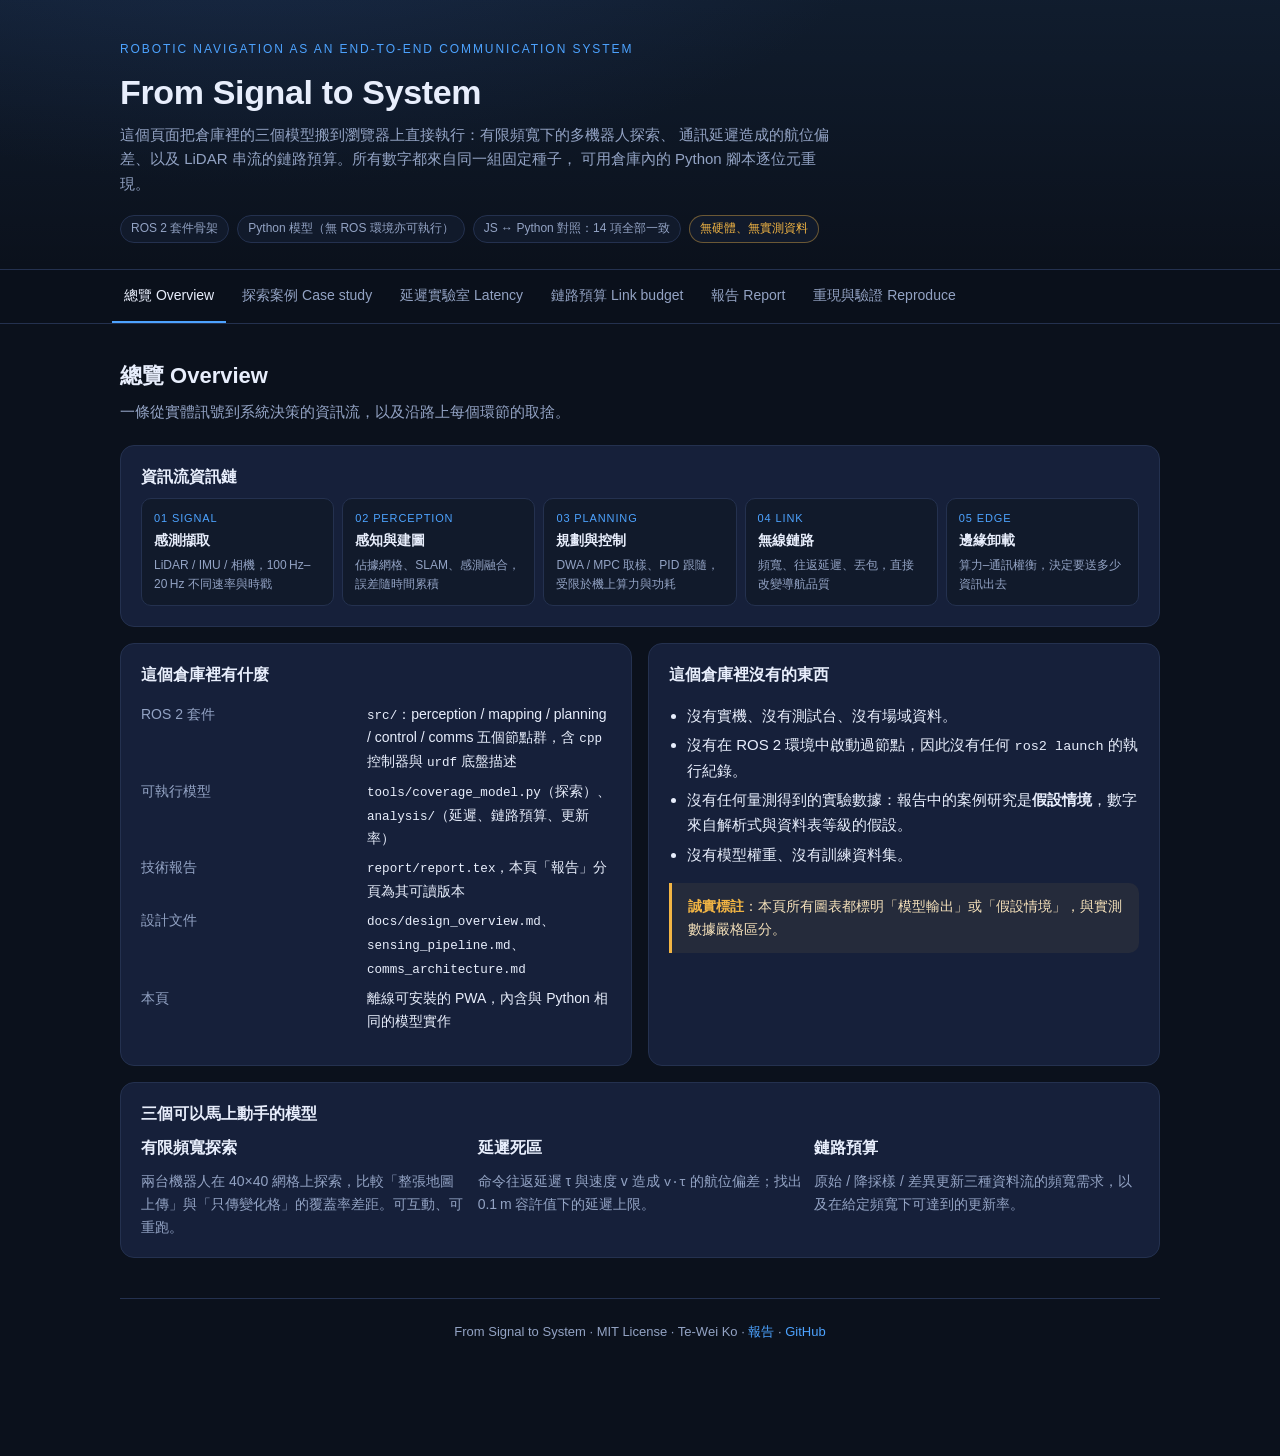
<file: docs/index.html>
<!DOCTYPE html>
<html lang="zh-Hant">
<head>
<meta charset="utf-8">
<meta name="viewport" content="width=device-width, initial-scale=1">
<title>From Signal to System — Communications, Sensing and Robotic Navigation</title>
<meta name="description" content="可重現的機器人導航資訊流模型：網格世界探索、延遲模型與 LiDAR 鏈路預算，全部在同一組種子下以 Python 與瀏覽器雙語實作對照。">
<meta name="theme-color" content="#0b111c">
<link rel="manifest" href="manifest.json">
<link rel="icon" href="icons/icon-192.png" sizes="192x192">
<link rel="apple-touch-icon" href="icons/icon-192.png">
<link rel="stylesheet" href="styles.css">
</head>
<body>

<header class="hero">
  <div class="hero-inner">
    <div class="eyebrow">Robotic navigation as an end-to-end communication system</div>
    <h1>From Signal to System</h1>
    <p class="lede">
      這個頁面把倉庫裡的三個模型搬到瀏覽器上直接執行：有限頻寬下的多機器人探索、
      通訊延遲造成的航位偏差、以及 LiDAR 串流的鏈路預算。所有數字都來自同一組固定種子，
      可用倉庫內的 Python 腳本逐位元重現。
    </p>
    <div class="tagrow">
      <span class="tag">ROS 2 套件骨架</span>
      <span class="tag">Python 模型（無 ROS 環境亦可執行）</span>
      <span class="tag" id="tag-parity">JS ↔ Python 對照：檢查中…</span>
      <span class="tag warn">無硬體、無實測資料</span>
    </div>
  </div>
</header>

<nav class="tabs" role="tablist">
  <div class="tabs-inner">
    <button role="tab" data-panel="overview" aria-selected="true">總覽 Overview</button>
    <button role="tab" data-panel="exploration" aria-selected="false">探索案例 Case study</button>
    <button role="tab" data-panel="latency" aria-selected="false">延遲實驗室 Latency</button>
    <button role="tab" data-panel="link" aria-selected="false">鏈路預算 Link budget</button>
    <button role="tab" data-panel="report" aria-selected="false">報告 Report</button>
    <button role="tab" data-panel="reproduce" aria-selected="false">重現與驗證 Reproduce</button>
  </div>
</nav>

<div class="wrap">

<!-- ============================ OVERVIEW ============================ -->
<section class="panel active" id="panel-overview">
  <h2>總覽 Overview</h2>
  <p class="sub">一條從實體訊號到系統決策的資訊流，以及沿路上每個環節的取捨。</p>

  <div class="card">
    <h3>資訊流資訊鏈</h3>
    <div class="pipeline">
      <div class="stage"><div class="n">01 SIGNAL</div><div class="t">感測擷取</div><div class="d">LiDAR / IMU / 相機，100&thinsp;Hz–20&thinsp;Hz 不同速率與時戳</div></div>
      <div class="stage"><div class="n">02 PERCEPTION</div><div class="t">感知與建圖</div><div class="d">佔據網格、SLAM、感測融合，誤差隨時間累積</div></div>
      <div class="stage"><div class="n">03 PLANNING</div><div class="t">規劃與控制</div><div class="d">DWA / MPC 取樣、PID 跟隨，受限於機上算力與功耗</div></div>
      <div class="stage"><div class="n">04 LINK</div><div class="t">無線鏈路</div><div class="d">頻寬、往返延遲、丟包，直接改變導航品質</div></div>
      <div class="stage"><div class="n">05 EDGE</div><div class="t">邊緣卸載</div><div class="d">算力–通訊權衡，決定要送多少資訊出去</div></div>
    </div>
  </div>

  <div class="grid-2">
    <div class="card">
      <h3>這個倉庫裡有什麼</h3>
      <dl class="kv">
        <dt>ROS 2 套件</dt><dd><code>src/</code>：perception / mapping / planning / control / comms 五個節點群，含 <code>cpp</code> 控制器與 <code>urdf</code> 底盤描述</dd>
        <dt>可執行模型</dt><dd><code>tools/coverage_model.py</code>（探索）、<code>analysis/</code>（延遲、鏈路預算、更新率）</dd>
        <dt>技術報告</dt><dd><code>report/report.tex</code>，本頁「報告」分頁為其可讀版本</dd>
        <dt>設計文件</dt><dd><code>docs/design_overview.md</code>、<code>sensing_pipeline.md</code>、<code>comms_architecture.md</code></dd>
        <dt>本頁</dt><dd>離線可安裝的 PWA，內含與 Python 相同的模型實作</dd>
      </dl>
    </div>
    <div class="card">
      <h3>這個倉庫裡沒有的東西</h3>
      <ul class="clean">
        <li>沒有實機、沒有測試台、沒有場域資料。</li>
        <li>沒有在 ROS 2 環境中啟動過節點，因此沒有任何 <code>ros2 launch</code> 的執行紀錄。</li>
        <li>沒有任何量測得到的實驗數據：報告中的案例研究是<strong>假設情境</strong>，數字來自解析式與資料表等級的假設。</li>
        <li>沒有模型權重、沒有訓練資料集。</li>
      </ul>
      <div class="note"><strong>誠實標註</strong>：本頁所有圖表都標明「模型輸出」或「假設情境」，與實測數據嚴格區分。</div>
    </div>
  </div>

  <div class="card">
    <h3>三個可以馬上動手的模型</h3>
    <div class="grid-3">
      <div>
        <h3 style="margin-top:0">有限頻寬探索</h3>
        <p style="color:var(--muted);font-size:14px;margin:0">兩台機器人在 40×40 網格上探索，比較「整張地圖上傳」與「只傳變化格」的覆蓋率差距。可互動、可重跑。</p>
      </div>
      <div>
        <h3 style="margin-top:0">延遲死區</h3>
        <p style="color:var(--muted);font-size:14px;margin:0">命令往返延遲 τ 與速度 v 造成 <code>v·τ</code> 的航位偏差；找出 0.1&thinsp;m 容許值下的延遲上限。</p>
      </div>
      <div>
        <h3 style="margin-top:0">鏈路預算</h3>
        <p style="color:var(--muted);font-size:14px;margin:0">原始 / 降採樣 / 差異更新三種資料流的頻寬需求，以及在給定頻寬下可達到的更新率。</p>
      </div>
    </div>
  </div>
</section>

<!-- ============================ EXPLORATION ============================ -->
<section class="panel" id="panel-exploration">
  <h2>有限頻寬下的多機器人探索</h2>
  <p class="sub">假設情境：兩台地面機器人、一台邊緣伺服器、共享一條上傳鏈路。地圖為 40×40 佔據網格，兩台機器人分別從自由空間的固定比例位置出發。</p>

  <div class="card">
    <div class="controls">
      <div class="field">
        <label for="strategy">傳輸策略</label>
        <select id="strategy">
          <option value="diff" selected>差異更新（只傳變化格）</option>
          <option value="full">整張地圖上傳</option>
        </select>
      </div>
      <div class="field" id="budgetField">
        <label for="budget">每步每台機器人的格數預算：<span id="budgetValue" class="mono">8</span></label>
        <input type="range" id="budget" min="1" max="20" step="1" value="8">
      </div>
      <button class="action" id="runBtn">執行 / 暫停</button>
      <button class="action ghost" id="resetBtn">回到開頭</button>
      <button class="action ghost" id="fastBtn">直接跑到第 200 步</button>
    </div>

    <div class="canvas-wrap">
      <div>
        <canvas id="gridCanvas" width="800" height="800" aria-label="佔據網格與機器人位置"></canvas>
        <div class="legend">
          <span><span class="swatch" style="background:#0e1729"></span>未探索</span>
          <span><span class="swatch" style="background:#38d39f"></span>伺服器已收到</span>
          <span><span class="swatch" style="background:#f2b544"></span>僅存於機器人（未傳出）</span>
          <span><span class="swatch" style="background:#24314f"></span>障礙物</span>
          <span><span class="swatch" style="background:#4da3ff;border-radius:50%"></span>機器人</span>
        </div>
      </div>
      <div>
        <canvas id="coverageCanvas" height="300" aria-label="覆蓋率曲線"></canvas>
        <div class="stats">
          <div class="stat"><div class="k">Simulation step</div><div class="v" id="statStep">0 / 200</div></div>
          <div class="stat"><div class="k">Simulated wall-clock</div><div class="v" id="statTime">0.0 s</div></div>
          <div class="stat"><div class="k">Server map coverage</div><div class="v server" id="statServer">0.0 %</div></div>
          <div class="stat"><div class="k">On-board coverage</div><div class="v local" id="statLocal">0.0 %</div></div>
          <div class="stat"><div class="k">Gap (local − server)</div><div class="v" id="statGap">0.0 pp</div></div>
          <div class="stat"><div class="k">Transmitted cells</div><div class="v" id="statTx">0</div></div>
          <div class="stat"><div class="k">Cells left in backlog</div><div class="v" id="statBacklog">0</div></div>
          <div class="stat"><div class="k">Uplink load @5 Hz</div><div class="v" id="statKbps">0 kbps</div></div>
        </div>
        <p class="sub" id="refNote" style="margin:12px 0 0;font-size:13px"></p>
      </div>
    </div>
  </div>

  <div class="grid-2">
    <div class="card">
      <h3>已提交的參考結果</h3>
      <p class="sub" style="margin-bottom:10px;font-size:13px">由 <code>tools/coverage_model.py</code> 在同一組種子下產生，瀏覽器版本必須逐位元一致。</p>
      <table id="refTable">
        <thead><tr><th>設定</th><th class="num">每步預算</th><th class="num">最終覆蓋率</th><th class="num">傳輸格數總計</th></tr></thead>
        <tbody></tbody>
      </table>
    </div>
    <div class="card">
      <h3>每步預算掃描（差異更新）</h3>
      <p class="sub" style="margin-bottom:10px;font-size:13px">預算低於「機器人學到新格的速度」時，伺服器地圖會落後且無法追上。</p>
      <canvas id="sweepCanvas" height="260" aria-label="預算掃描"></canvas>
    </div>
  </div>

  <div class="honest">
    <strong>這是模擬。</strong>網格世界、感測半徑與移動規則都是簡化模型：沒有感測雜訊、沒有封包遺失、沒有 SLAM 誤差，通訊成本以「格數」計而非以位元計。
    它的用途是讓「資料表示法與傳輸策略會改變導航表現」這件事可以被重複檢驗，而不是預測某個真實場域的覆蓋率。
  </div>
</section>

<!-- ============================ LATENCY ============================ -->
<section class="panel" id="panel-latency">
  <h2>延遲造成的航位偏差</h2>
  <p class="sub">若命令在往返延遲 τ 之後才生效，機器人已偏離當初計算命令時的位置約 <code>v·τ</code>。</p>

  <div class="card">
    <div class="controls">
      <div class="field">
        <label for="rtt">往返延遲 τ：<span id="rttValue" class="mono">200 ms</span></label>
        <input type="range" id="rtt" min="0" max="500" step="10" value="200">
      </div>
      <div class="field">
        <label for="speed">機器人速度 v：<span id="speedValue" class="mono">0.5 m/s</span></label>
        <input type="range" id="speed" min="0.1" max="2.0" step="0.1" value="0.5">
      </div>
    </div>
    <div class="canvas-wrap">
      <canvas id="latencyCanvas" height="340" aria-label="延遲與誤差關係"></canvas>
      <div>
        <div class="stats" style="margin-top:0">
          <div class="stat"><div class="k">Dead-band error v·τ</div><div class="v" id="latErr">0.100 m</div></div>
          <div class="stat"><div class="k">τ at 0.1 m tolerance</div><div class="v" id="latMax">200 ms</div></div>
          <div class="stat"><div class="k">Jitter σ (modelled)</div><div class="v" id="latJit">20 ms</div></div>
        </div>
        <table id="latencyTable" style="margin-top:12px">
          <thead><tr><th>速度 v</th><th class="num">v·τ @ τ</th><th class="num">τ 上限 (0.1 m)</th></tr></thead>
          <tbody></tbody>
        </table>
      </div>
    </div>
  </div>

  <div class="honest">
    這是<strong>一階解析模型</strong>，不是量測結果：假設環境在 τ 內不變、控制器無補償、且誤差只來自死區位移。
    真實系統還會受到封包抖動、時戳錯位與控制器頻寬的影響，因此實際退化通常比這條直線更陡。
  </div>
</section>

<!-- ============================ LINK ============================ -->
<section class="panel" id="panel-link">
  <h2>LiDAR 串流的鏈路預算</h2>
  <p class="sub">三種資料表示法在相同感測器下的上傳需求，以及在給定可用頻寬下能維持的更新率。</p>

  <div class="card">
    <div class="controls">
      <div class="field">
        <label for="bandwidth">可用上傳頻寬：<span id="bwValue" class="mono">5 Mbps</span></label>
        <input type="range" id="bandwidth" min="0.5" max="60" step="0.5" value="5">
      </div>
    </div>
    <canvas id="linkCanvas" height="330" aria-label="頻寬需求與更新率"></canvas>
  </div>

  <div class="grid-2">
    <div class="card">
      <h3>模型設定</h3>
      <table id="linkTable">
        <thead><tr><th>資料流</th><th class="num">@10 Hz</th><th class="num">目前頻寬下可達</th></tr></thead>
        <tbody></tbody>
      </table>
      <p class="sub" style="margin:12px 0 0;font-size:13px">
        <code>analysis/plot_bandwidth_vs_update_rate.py</code> 的線性模型：需求 = <code>base × rate / 10</code>，可達更新率取需求不超過頻寬的最大整數值，上限 30&thinsp;Hz。
      </p>
    </div>
    <div class="card">
      <h3>頻寬假設從哪來</h3>
      <ul class="clean" style="font-size:14px">
        <li>原始點雲：100,000 點 × 3 個 4-byte 座標 ≈ 1.2&thinsp;MB / 掃描，10&thinsp;Hz 未壓縮約 100&thinsp;Mbps；模型以壓縮後的 50&thinsp;Mbps 為代表值。</li>
        <li>降採樣 / 特徵化：約 5&thinsp;Mbps。</li>
        <li>佔據網格差異更新：約 0.5&thinsp;Mbps。</li>
      </ul>
      <div class="note"><strong>量級假設，非量測。</strong>這些是資料表等級的數量級，用來比較相對關係；它們不宣稱任何特定感測器或網路的實測吞吐量。</div>
    </div>
  </div>
</section>

<!-- ============================ REPORT ============================ -->
<section class="panel" id="panel-report">
  <h2>技術報告</h2>
  <p class="sub">《From Signal to System: The Intersection of Communications, Sensing, and Robotic Navigation》——把八個環節串成一條資訊流，並以一個假設情境收尾。</p>

  <div class="card">
    <h3>章節</h3>
    <ul class="clean">
      <li>1 導論：為何機器人導航可以當成通訊系統來看</li>
      <li>2 感測與訊號擷取：雜訊模型、時戳同步、SNR</li>
      <li>3 感知與建圖：SLAM、佔據網格、EKF 感測融合</li>
      <li>4 區域規劃與機上運算：DWA / MPC、功耗與算力共同設計</li>
      <li>5 導航系統中的通訊：頻寬 B、延遲 τ、丟包率 p<sub>ℓ</sub></li>
      <li>6 邊緣與雲端卸載：<code>C = C_local(λ) + C_comm(λ) + C_edge(λ)</code></li>
      <li>7 案例研究：2&thinsp;Mbps 共享鏈路下的兩機探索（假設情境）</li>
      <li>8 結論與未來方向：語意通訊、學習式壓縮、多機非同步協調</li>
    </ul>
    <p style="margin:14px 0 0">
      <a href="report.html">閱讀完整報告（HTML 版）→</a>
    </p>
  </div>

  <div class="honest">
    報告是<strong>設計研究</strong>：案例研究為假設情境，出現的數字為解析結果或資料表等級的數量級假設，全文不引用外部文獻、也不宣稱任何量測結果。
  </div>
</section>

<!-- ============================ REPRODUCE ============================ -->
<section class="panel" id="panel-reproduce">
  <h2>重現與驗證</h2>
  <p class="sub">三個模型都可以只用 Python 重跑；本頁的 JavaScript 實作與 Python 在同一組種子下必須輸出相同數字。</p>

  <div class="card">
    <h3>1. 產生參考資料集（純 Python，不需要 ROS 2）</h3>
    <pre class="code">git clone https://github.com/TeWei02/From-Signal-to-System-Communications-Sensing-and-Robotic-Navigation
cd From-Signal-to-System-Communications-Sensing-and-Robotic-Navigation
python3 -m pip install numpy            # 只有 coverage_model 需要

python3 tools/coverage_model.py         # 印出探索模型結果與檢查碼
python3 tools/build_web_data.py        # 重新產生 docs/data/reference.json
jsc tools/verify_engine.js             # macOS 內建 JavaScriptCore，逐位元比對瀏覽器引擎</pre>
  </div>

  <div class="card">
    <h3>2. 本頁在瀏覽器內的即時驗證</h3>
    <p class="sub" style="font-size:13px">下方表格由本頁的 <code>engine.js</code> 當場重算，再與 <code>docs/data/reference.json</code> 的已提交數值比較，容差 1e-9。</p>
    <table id="verifyTable">
      <thead><tr><th>檢查項目</th><th>結果</th><th class="num">樣本數</th></tr></thead>
      <tbody><tr><td colspan="3">檢查中…</td></tr></tbody>
    </table>
  </div>

  <div class="card">
    <h3>3. ROS 2 部分與環境限制</h3>
    <p style="font-size:14px">
      <code>src/</code> 下的節點、套件描述與 URDF 是 ROS 2 工作區的<strong>骨架</strong>：介面、話題與節點職責已定義，但沒有在本機或任何 CI 環境中啟動過。
      因此倉庫不提供 <code>colcon build</code> 的成功紀錄、不提供 Gazebo 世界檔、也不宣稱節點可在特定 ROS 2 版本上執行。
      要在真實環境重現，需要自備 ROS 2 發行版、Gazebo 與對應的感測器外掛。
    </p>
    <div class="note"><strong>不可重現的部分已明確列出</strong>：沒有硬體、沒有場域資料、沒有訓練好的模型、沒有 ROS 2 執行紀錄；只有模型與文件是可重現的。</div>
  </div>
</section>

<footer>
  From Signal to System · MIT License · Te-Wei Ko ·
  <a href="report.html">報告</a> ·
  <a href="https://github.com/TeWei02/From-Signal-to-System-Communications-Sensing-and-Robotic-Navigation">GitHub</a>
</footer>
</div>

<script src="engine.js"></script>
<script src="app.js"></script>
</body>
</html>
</file>
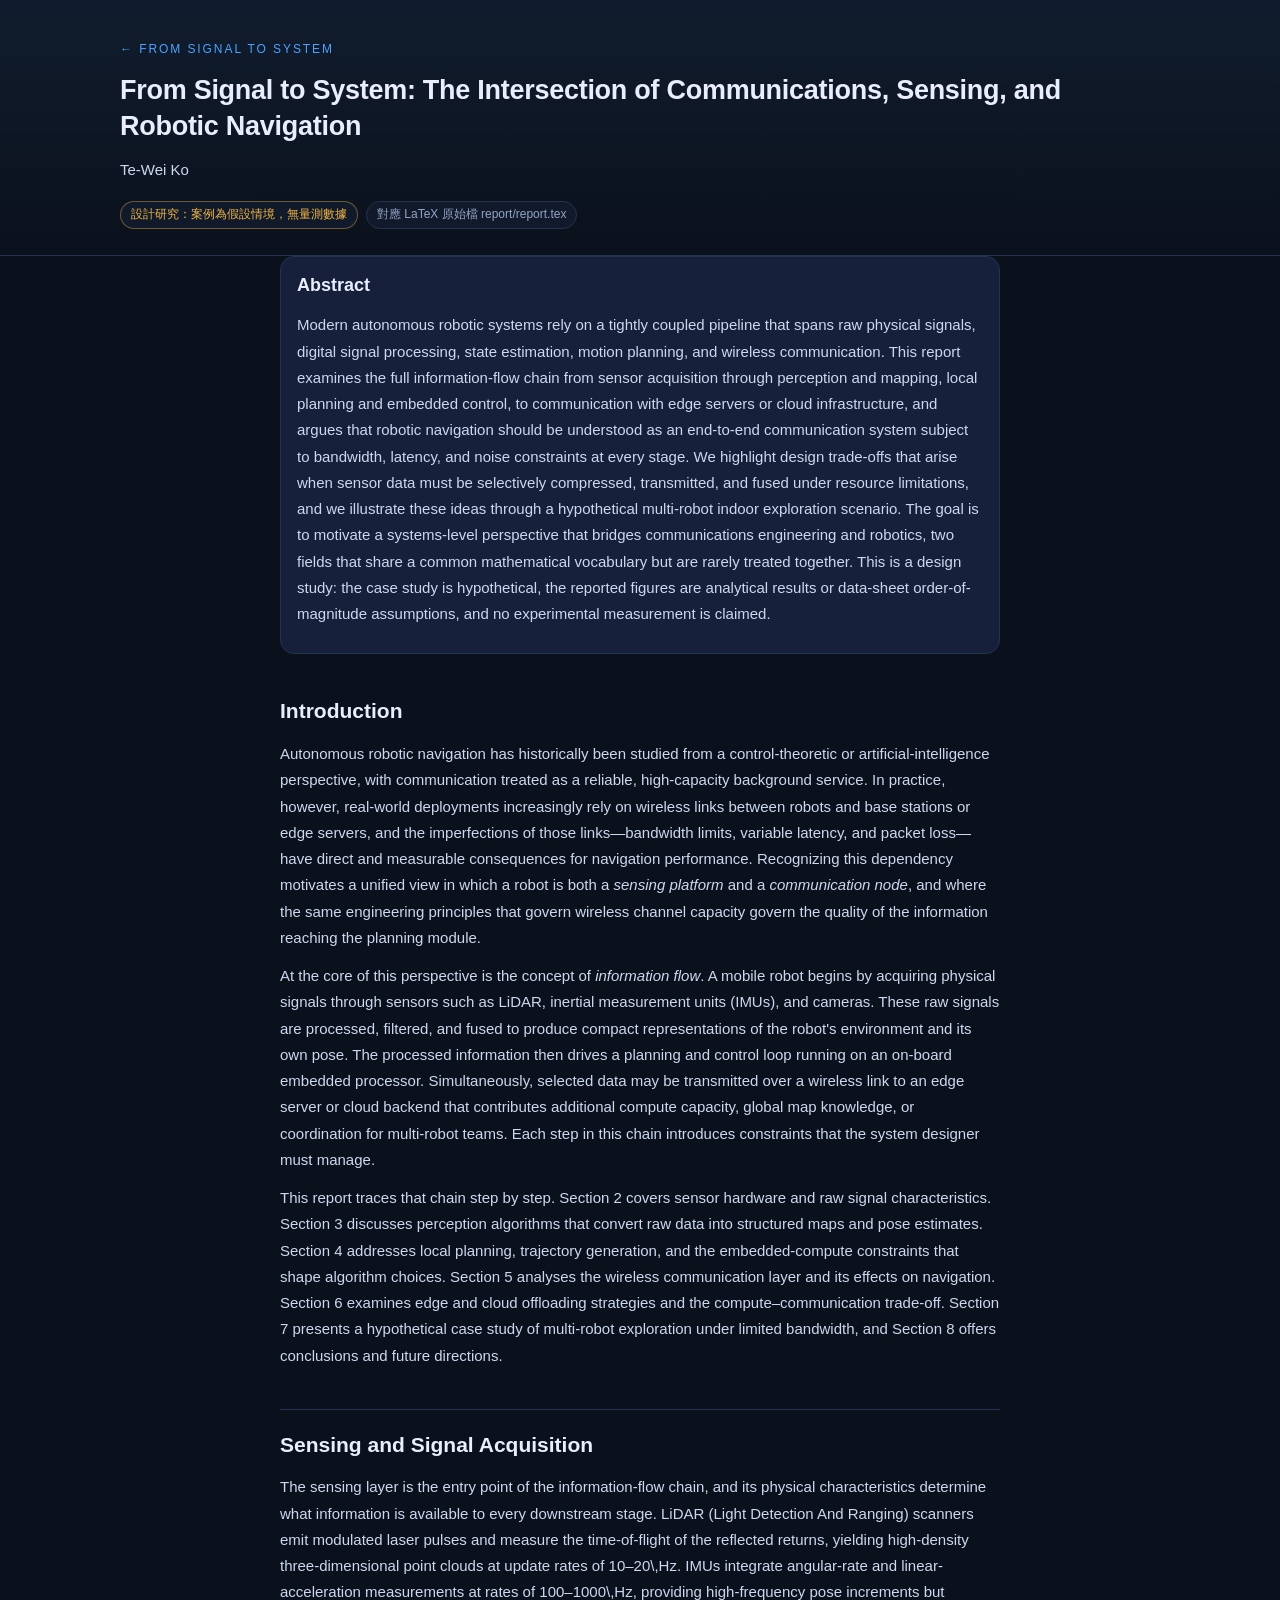
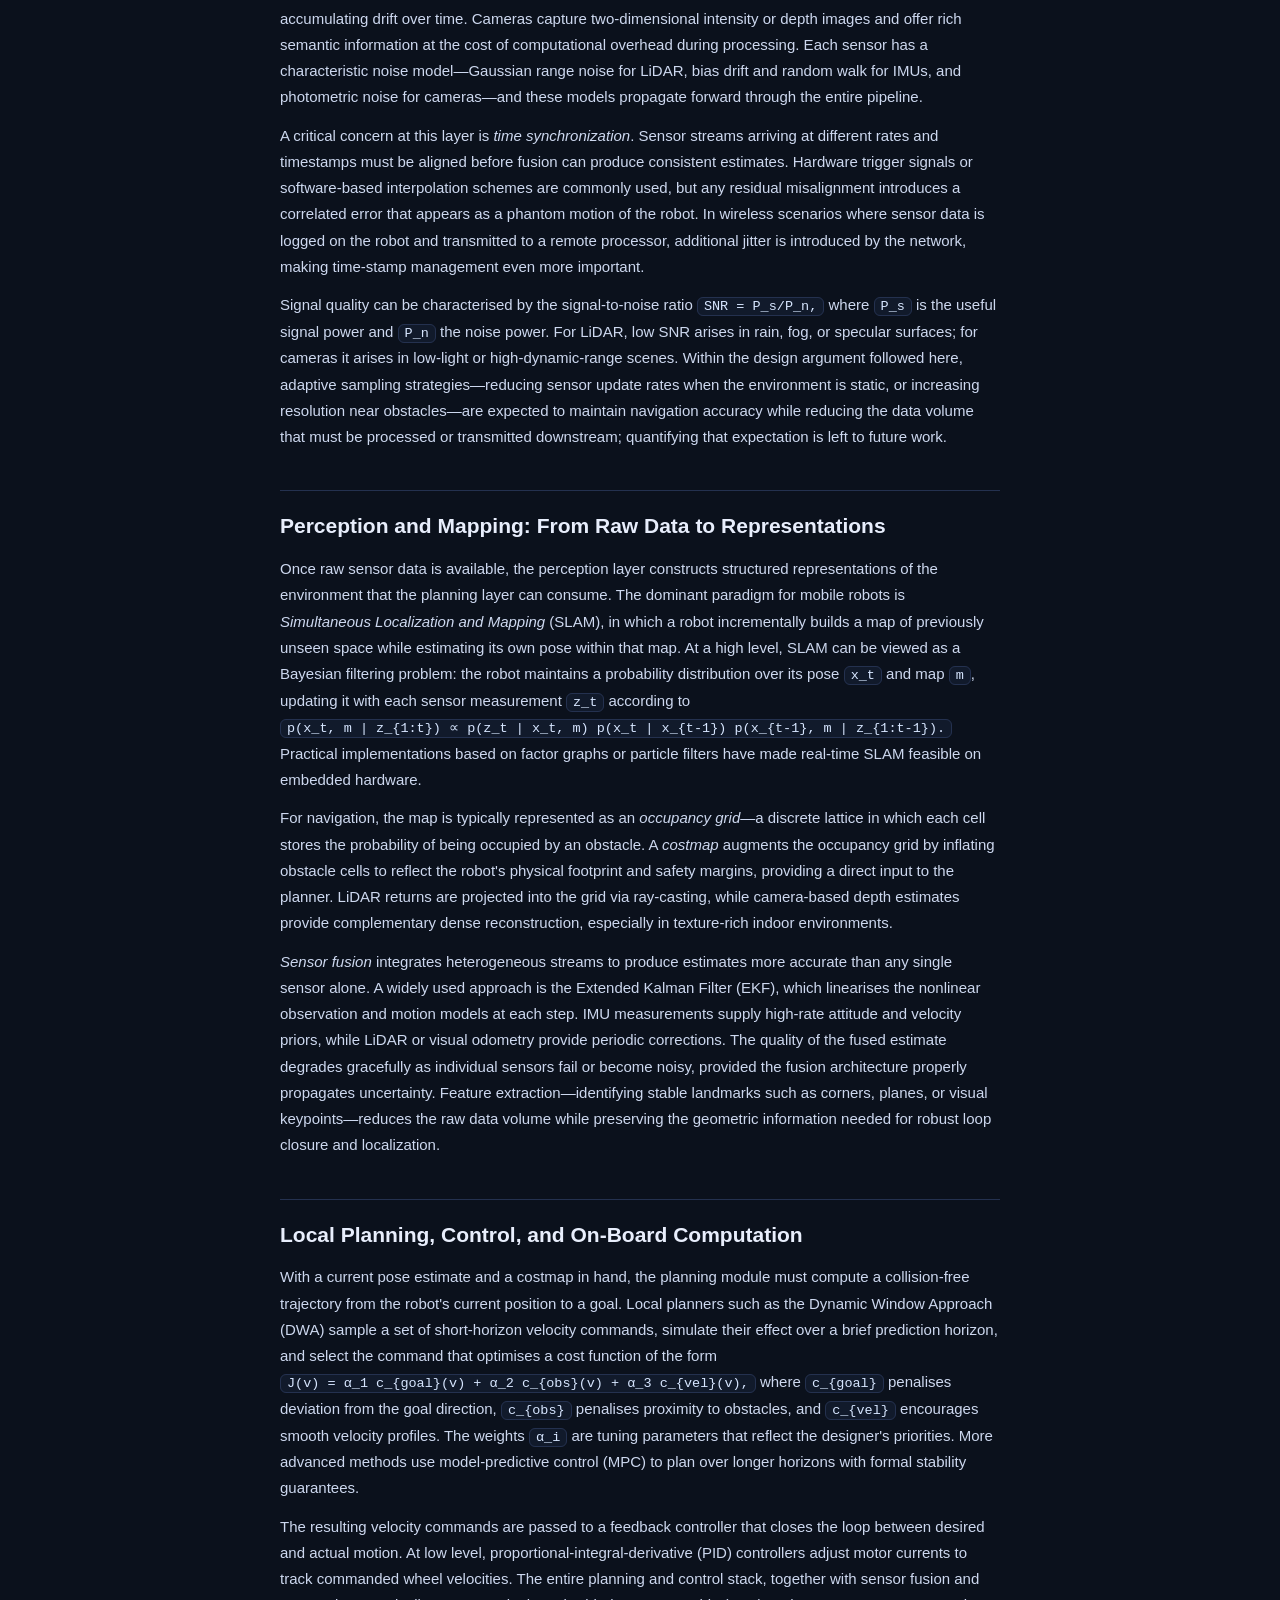
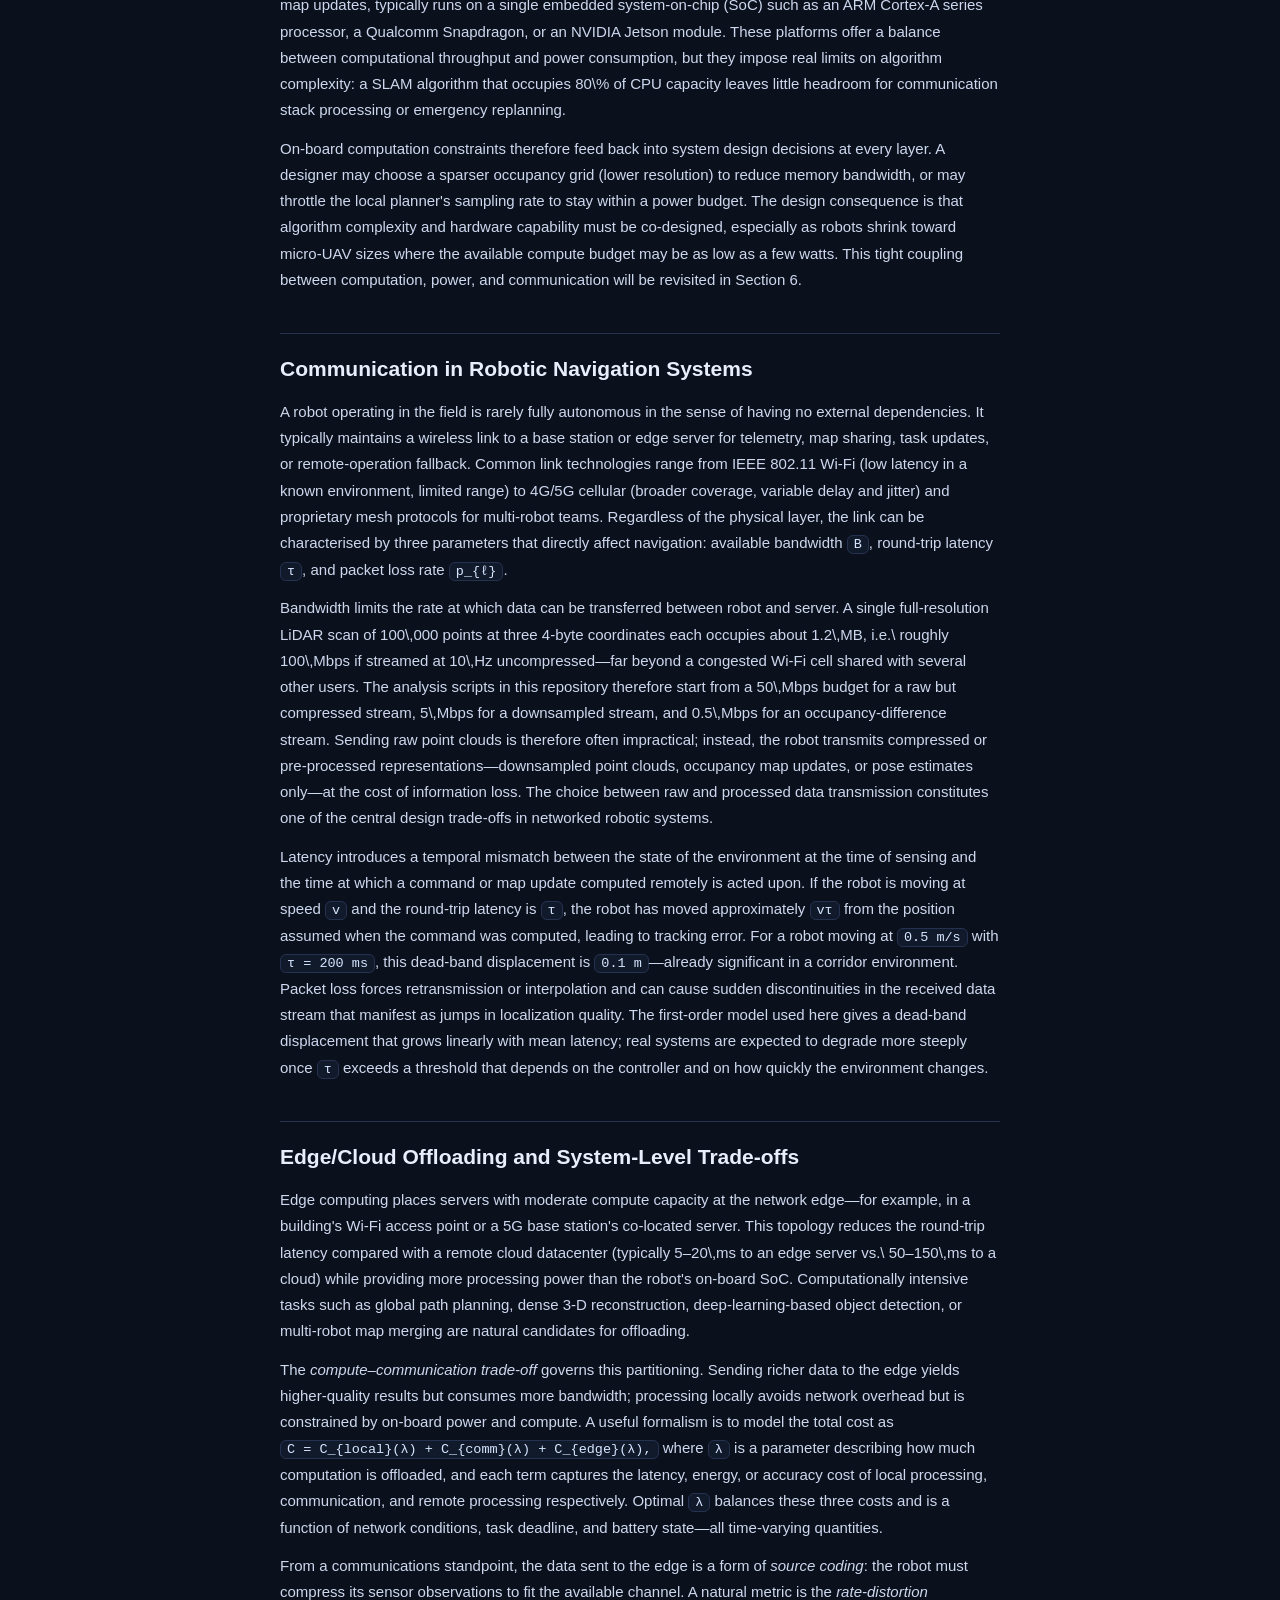
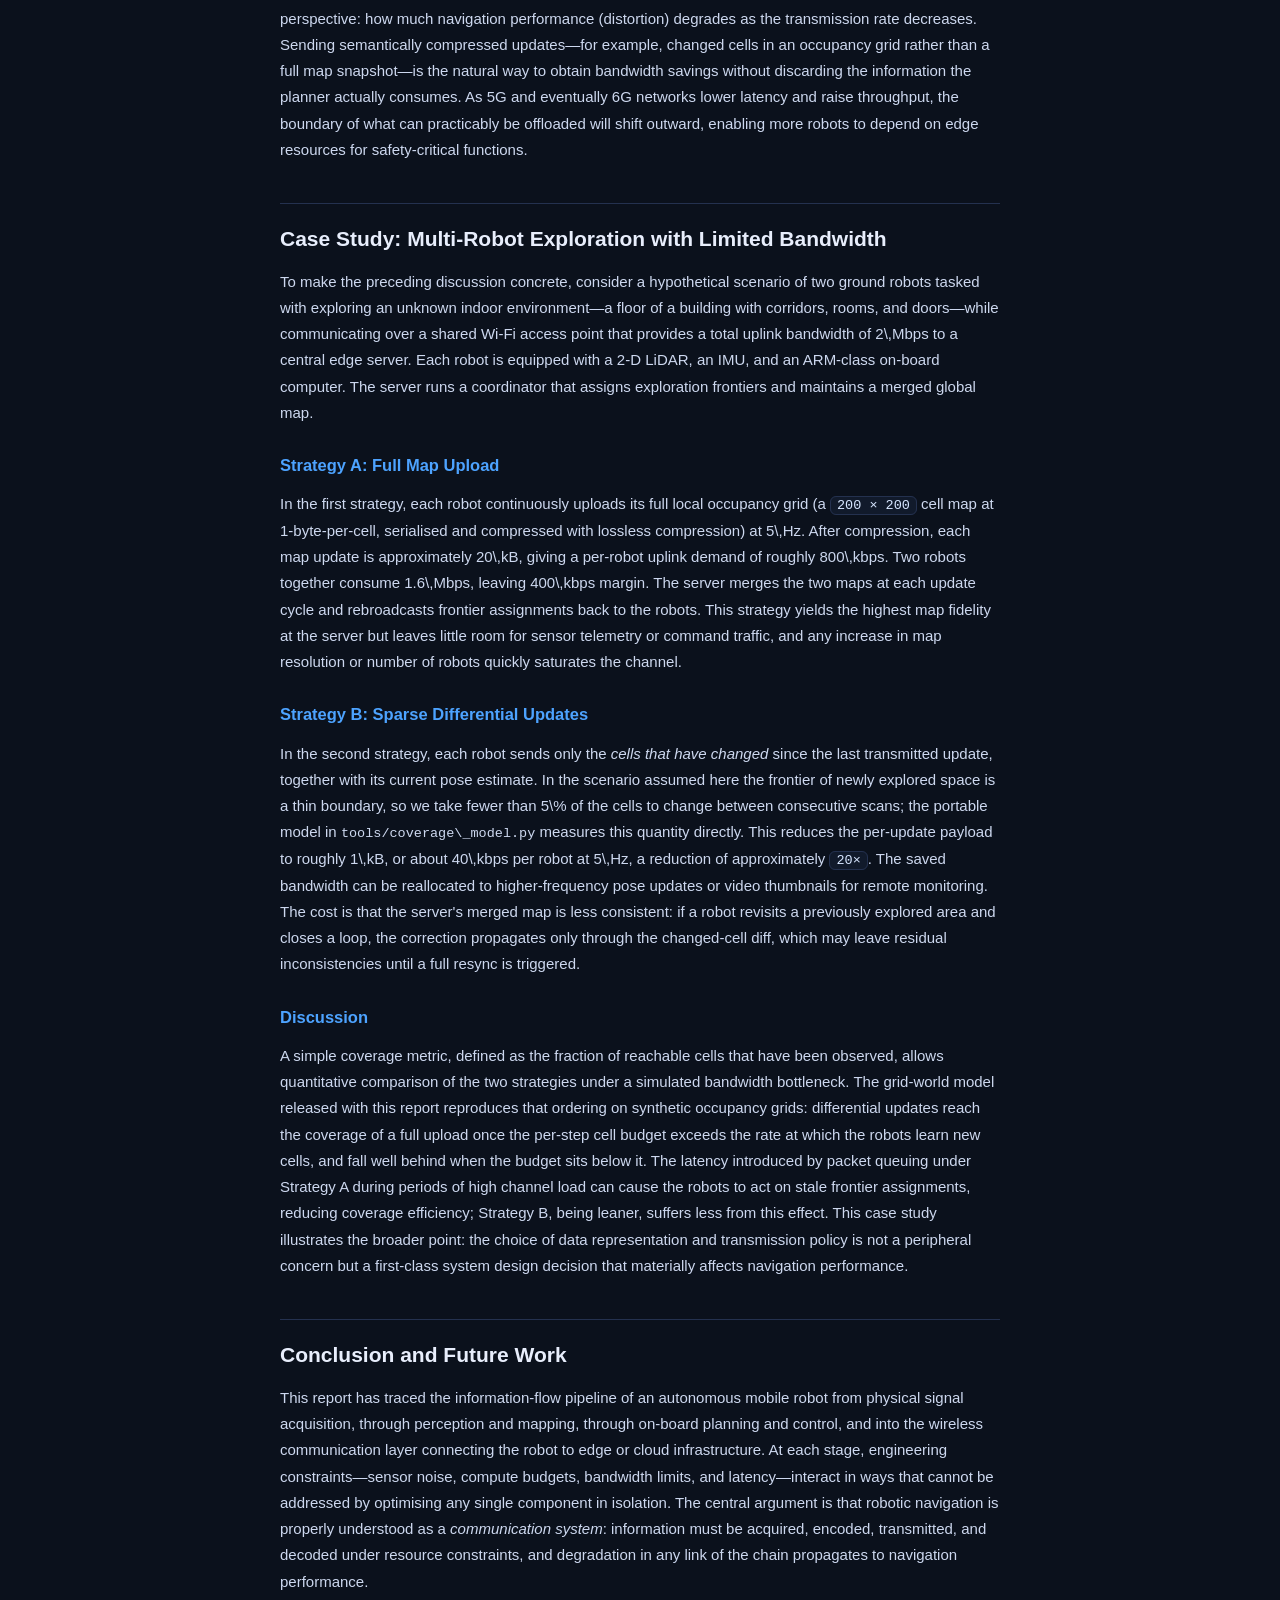
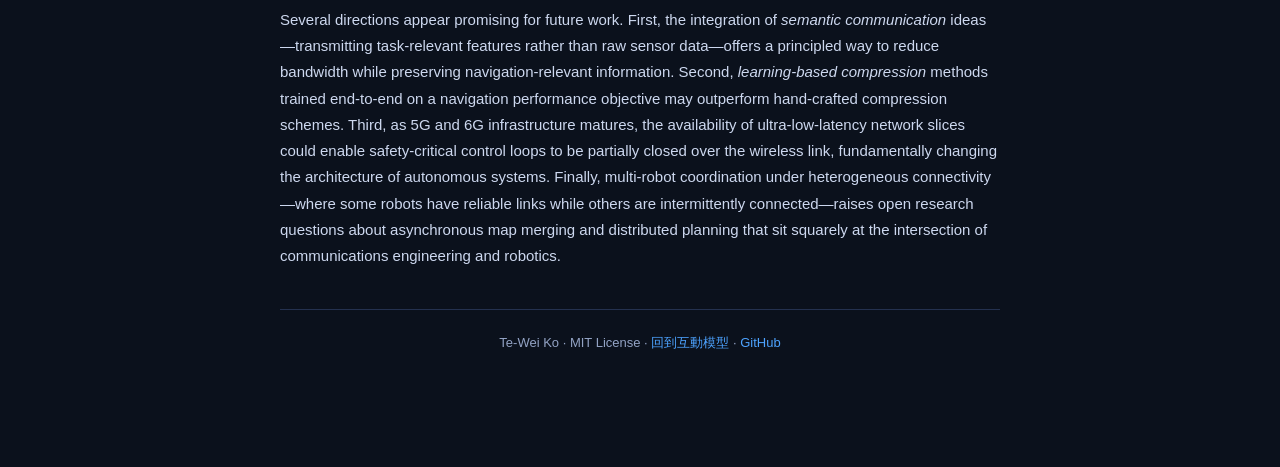
<file: docs/report.html>
<!DOCTYPE html>
<html lang="en">
<head>
<meta charset="utf-8">
<meta name="viewport" content="width=device-width, initial-scale=1">
<title>From Signal to System: The Intersection of Communications, Sensing, and Robotic Navigation</title>
<meta name="description" content="Design study on the information flow from raw sensor signals to robotic navigation: communications, sensing and on-board computation as one system.">
<meta name="theme-color" content="#0b111c">
<link rel="manifest" href="manifest.json">
<link rel="icon" href="icons/icon-192.png" sizes="192x192">
<link rel="apple-touch-icon" href="icons/icon-192.png">
<link rel="stylesheet" href="styles.css">
</head>
<body class="report">
<header class="hero">
  <div class="hero-inner">
    <div class="eyebrow"><a href="index.html">&larr; From Signal to System</a></div>
    <h1>From Signal to System: The Intersection of Communications, Sensing, and Robotic Navigation</h1>
    <p class="lede">Te-Wei Ko</p>
    <div class="tagrow">
      <span class="tag warn">設計研究：案例為假設情境，無量測數據</span>
      <span class="tag">對應 LaTeX 原始檔 report/report.tex</span>
    </div>
  </div>
</header>
<div class="wrap">
<section class="card tight abstract">
<h2>Abstract</h2>
<p>Modern autonomous robotic systems rely on a tightly coupled pipeline that spans raw physical signals, digital signal processing, state estimation, motion planning, and wireless communication. This report examines the full information-flow chain from sensor acquisition through perception and mapping, local planning and embedded control, to communication with edge servers or cloud infrastructure, and argues that robotic navigation should be understood as an end-to-end communication system subject to bandwidth, latency, and noise constraints at every stage. We highlight design trade-offs that arise when sensor data must be selectively compressed, transmitted, and fused under resource limitations, and we illustrate these ideas through a hypothetical multi-robot indoor exploration scenario. The goal is to motivate a systems-level perspective that bridges communications engineering and robotics, two fields that share a common mathematical vocabulary but are rarely treated together. This is a design study: the case study is hypothetical, the reported figures are analytical results or data-sheet order-of-magnitude assumptions, and no experimental measurement is claimed.</p>
</section>
<h2 id="s-0">Introduction</h2>
<p>Autonomous robotic navigation has historically been studied from a control-theoretic or artificial-intelligence perspective, with communication treated as a reliable, high-capacity background service. In practice, however, real-world deployments increasingly rely on wireless links between robots and base stations or edge servers, and the imperfections of those links—bandwidth limits, variable latency, and packet loss—have direct and measurable consequences for navigation performance. Recognizing this dependency motivates a unified view in which a robot is both a <em>sensing platform</em> and a <em>communication node</em>, and where the same engineering principles that govern wireless channel capacity govern the quality of the information reaching the planning module.</p>
<p>At the core of this perspective is the concept of <em>information flow</em>. A mobile robot begins by acquiring physical signals through sensors such as LiDAR, inertial measurement units (IMUs), and cameras. These raw signals are processed, filtered, and fused to produce compact representations of the robot's environment and its own pose. The processed information then drives a planning and control loop running on an on-board embedded processor. Simultaneously, selected data may be transmitted over a wireless link to an edge server or cloud backend that contributes additional compute capacity, global map knowledge, or coordination for multi-robot teams. Each step in this chain introduces constraints that the system designer must manage.</p>
<p>This report traces that chain step by step. Section 2 covers sensor hardware and raw signal characteristics. Section 3 discusses perception algorithms that convert raw data into structured maps and pose estimates. Section 4 addresses local planning, trajectory generation, and the embedded-compute constraints that shape algorithm choices. Section 5 analyses the wireless communication layer and its effects on navigation. Section 6 examines edge and cloud offloading strategies and the compute–communication trade-off. Section 7 presents a hypothetical case study of multi-robot exploration under limited bandwidth, and Section 8 offers conclusions and future directions.</p>
<h2 id="s-4">Sensing and Signal Acquisition</h2>
<p>The sensing layer is the entry point of the information-flow chain, and its physical characteristics determine what information is available to every downstream stage. LiDAR (Light Detection And Ranging) scanners emit modulated laser pulses and measure the time-of-flight of the reflected returns, yielding high-density three-dimensional point clouds at update rates of 10–20\,Hz. IMUs integrate angular-rate and linear-acceleration measurements at rates of 100–1000\,Hz, providing high-frequency pose increments but accumulating drift over time. Cameras capture two-dimensional intensity or depth images and offer rich semantic information at the cost of computational overhead during processing. Each sensor has a characteristic noise model—Gaussian range noise for LiDAR, bias drift and random walk for IMUs, and photometric noise for cameras—and these models propagate forward through the entire pipeline.</p>
<p>A critical concern at this layer is <em>time synchronization</em>. Sensor streams arriving at different rates and timestamps must be aligned before fusion can produce consistent estimates. Hardware trigger signals or software-based interpolation schemes are commonly used, but any residual misalignment introduces a correlated error that appears as a phantom motion of the robot. In wireless scenarios where sensor data is logged on the robot and transmitted to a remote processor, additional jitter is introduced by the network, making time-stamp management even more important.</p>
<p>Signal quality can be characterised by the signal-to-noise ratio <code class="math">SNR = P_s/P_n,</code> where <code class="math">P_s</code> is the useful signal power and <code class="math">P_n</code> the noise power. For LiDAR, low SNR arises in rain, fog, or specular surfaces; for cameras it arises in low-light or high-dynamic-range scenes. Within the design argument followed here, adaptive sampling strategies—reducing sensor update rates when the environment is static, or increasing resolution near obstacles—are expected to maintain navigation accuracy while reducing the data volume that must be processed or transmitted downstream; quantifying that expectation is left to future work.</p>
<h2 id="s-8">Perception and Mapping: From Raw Data to Representations</h2>
<p>Once raw sensor data is available, the perception layer constructs structured representations of the environment that the planning layer can consume. The dominant paradigm for mobile robots is <em>Simultaneous Localization and Mapping</em> (SLAM), in which a robot incrementally builds a map of previously unseen space while estimating its own pose within that map. At a high level, SLAM can be viewed as a Bayesian filtering problem: the robot maintains a probability distribution over its pose <code class="math">x_t</code> and map <code class="math">m</code>, updating it with each sensor measurement <code class="math">z_t</code> according to <code class="math">p(x_t, m | z_{1:t}) ∝ p(z_t | x_t, m) p(x_t | x_{t-1}) p(x_{t-1}, m | z_{1:t-1}).</code> Practical implementations based on factor graphs or particle filters have made real-time SLAM feasible on embedded hardware.</p>
<p>For navigation, the map is typically represented as an <em>occupancy grid</em>—a discrete lattice in which each cell stores the probability of being occupied by an obstacle. A <em>costmap</em> augments the occupancy grid by inflating obstacle cells to reflect the robot's physical footprint and safety margins, providing a direct input to the planner. LiDAR returns are projected into the grid via ray-casting, while camera-based depth estimates provide complementary dense reconstruction, especially in texture-rich indoor environments.</p>
<p><em>Sensor fusion</em> integrates heterogeneous streams to produce estimates more accurate than any single sensor alone. A widely used approach is the Extended Kalman Filter (EKF), which linearises the nonlinear observation and motion models at each step. IMU measurements supply high-rate attitude and velocity priors, while LiDAR or visual odometry provide periodic corrections. The quality of the fused estimate degrades gracefully as individual sensors fail or become noisy, provided the fusion architecture properly propagates uncertainty. Feature extraction—identifying stable landmarks such as corners, planes, or visual keypoints—reduces the raw data volume while preserving the geometric information needed for robust loop closure and localization.</p>
<h2 id="s-12">Local Planning, Control, and On-Board Computation</h2>
<p>With a current pose estimate and a costmap in hand, the planning module must compute a collision-free trajectory from the robot's current position to a goal. Local planners such as the Dynamic Window Approach (DWA) sample a set of short-horizon velocity commands, simulate their effect over a brief prediction horizon, and select the command that optimises a cost function of the form <code class="math">J(v) = α_1 c_{goal}(v) + α_2 c_{obs}(v) + α_3 c_{vel}(v),</code> where <code class="math">c_{goal}</code> penalises deviation from the goal direction, <code class="math">c_{obs}</code> penalises proximity to obstacles, and <code class="math">c_{vel}</code> encourages smooth velocity profiles. The weights <code class="math">α_i</code> are tuning parameters that reflect the designer's priorities. More advanced methods use model-predictive control (MPC) to plan over longer horizons with formal stability guarantees.</p>
<p>The resulting velocity commands are passed to a feedback controller that closes the loop between desired and actual motion. At low level, proportional-integral-derivative (PID) controllers adjust motor currents to track commanded wheel velocities. The entire planning and control stack, together with sensor fusion and map updates, typically runs on a single embedded system-on-chip (SoC) such as an ARM Cortex-A series processor, a Qualcomm Snapdragon, or an NVIDIA Jetson module. These platforms offer a balance between computational throughput and power consumption, but they impose real limits on algorithm complexity: a SLAM algorithm that occupies 80\% of CPU capacity leaves little headroom for communication stack processing or emergency replanning.</p>
<p>On-board computation constraints therefore feed back into system design decisions at every layer. A designer may choose a sparser occupancy grid (lower resolution) to reduce memory bandwidth, or may throttle the local planner's sampling rate to stay within a power budget. The design consequence is that algorithm complexity and hardware capability must be co-designed, especially as robots shrink toward micro-UAV sizes where the available compute budget may be as low as a few watts. This tight coupling between computation, power, and communication will be revisited in Section 6.</p>
<h2 id="s-16">Communication in Robotic Navigation Systems</h2>
<p>A robot operating in the field is rarely fully autonomous in the sense of having no external dependencies. It typically maintains a wireless link to a base station or edge server for telemetry, map sharing, task updates, or remote-operation fallback. Common link technologies range from IEEE 802.11 Wi-Fi (low latency in a known environment, limited range) to 4G/5G cellular (broader coverage, variable delay and jitter) and proprietary mesh protocols for multi-robot teams. Regardless of the physical layer, the link can be characterised by three parameters that directly affect navigation: available bandwidth <code class="math">B</code>, round-trip latency <code class="math">τ</code>, and packet loss rate <code class="math">p_{ℓ}</code>.</p>
<p>Bandwidth limits the rate at which data can be transferred between robot and server. A single full-resolution LiDAR scan of 100\,000 points at three 4-byte coordinates each occupies about 1.2\,MB, i.e.\ roughly 100\,Mbps if streamed at 10\,Hz uncompressed—far beyond a congested Wi-Fi cell shared with several other users. The analysis scripts in this repository therefore start from a 50\,Mbps budget for a raw but compressed stream, 5\,Mbps for a downsampled stream, and 0.5\,Mbps for an occupancy-difference stream. Sending raw point clouds is therefore often impractical; instead, the robot transmits compressed or pre-processed representations—downsampled point clouds, occupancy map updates, or pose estimates only—at the cost of information loss. The choice between raw and processed data transmission constitutes one of the central design trade-offs in networked robotic systems.</p>
<p>Latency introduces a temporal mismatch between the state of the environment at the time of sensing and the time at which a command or map update computed remotely is acted upon. If the robot is moving at speed <code class="math">v</code> and the round-trip latency is <code class="math">τ</code>, the robot has moved approximately <code class="math">vτ</code> from the position assumed when the command was computed, leading to tracking error. For a robot moving at <code class="math">0.5 m/s</code> with <code class="math">τ = 200 ms</code>, this dead-band displacement is <code class="math">0.1 m</code>—already significant in a corridor environment. Packet loss forces retransmission or interpolation and can cause sudden discontinuities in the received data stream that manifest as jumps in localization quality. The first-order model used here gives a dead-band displacement that grows linearly with mean latency; real systems are expected to degrade more steeply once <code class="math">τ</code> exceeds a threshold that depends on the controller and on how quickly the environment changes.</p>
<h2 id="s-20">Edge/Cloud Offloading and System-Level Trade-offs</h2>
<p>Edge computing places servers with moderate compute capacity at the network edge—for example, in a building's Wi-Fi access point or a 5G base station's co-located server. This topology reduces the round-trip latency compared with a remote cloud datacenter (typically 5–20\,ms to an edge server vs.\ 50–150\,ms to a cloud) while providing more processing power than the robot's on-board SoC. Computationally intensive tasks such as global path planning, dense 3-D reconstruction, deep-learning-based object detection, or multi-robot map merging are natural candidates for offloading.</p>
<p>The <em>compute–communication trade-off</em> governs this partitioning. Sending richer data to the edge yields higher-quality results but consumes more bandwidth; processing locally avoids network overhead but is constrained by on-board power and compute. A useful formalism is to model the total cost as <code class="math">C = C_{local}(λ) + C_{comm}(λ) + C_{edge}(λ),</code> where <code class="math">λ</code> is a parameter describing how much computation is offloaded, and each term captures the latency, energy, or accuracy cost of local processing, communication, and remote processing respectively. Optimal <code class="math">λ</code> balances these three costs and is a function of network conditions, task deadline, and battery state—all time-varying quantities.</p>
<p>From a communications standpoint, the data sent to the edge is a form of <em>source coding</em>: the robot must compress its sensor observations to fit the available channel. A natural metric is the <em>rate-distortion</em> perspective: how much navigation performance (distortion) degrades as the transmission rate decreases. Sending semantically compressed updates—for example, changed cells in an occupancy grid rather than a full map snapshot—is the natural way to obtain bandwidth savings without discarding the information the planner actually consumes. As 5G and eventually 6G networks lower latency and raise throughput, the boundary of what can practicably be offloaded will shift outward, enabling more robots to depend on edge resources for safety-critical functions.</p>
<h2 id="s-24">Case Study: Multi-Robot Exploration with Limited Bandwidth</h2>
<p>To make the preceding discussion concrete, consider a hypothetical scenario of two ground robots tasked with exploring an unknown indoor environment—a floor of a building with corridors, rooms, and doors—while communicating over a shared Wi-Fi access point that provides a total uplink bandwidth of 2\,Mbps to a central edge server. Each robot is equipped with a 2-D LiDAR, an IMU, and an ARM-class on-board computer. The server runs a coordinator that assigns exploration frontiers and maintains a merged global map.</p>
<h3>Strategy A: Full Map Upload</h3>
<p>In the first strategy, each robot continuously uploads its full local occupancy grid (a <code class="math">200 × 200</code> cell map at 1-byte-per-cell, serialised and compressed with lossless compression) at 5\,Hz. After compression, each map update is approximately 20\,kB, giving a per-robot uplink demand of roughly 800\,kbps. Two robots together consume 1.6\,Mbps, leaving 400\,kbps margin. The server merges the two maps at each update cycle and rebroadcasts frontier assignments back to the robots. This strategy yields the highest map fidelity at the server but leaves little room for sensor telemetry or command traffic, and any increase in map resolution or number of robots quickly saturates the channel.</p>
<h3>Strategy B: Sparse Differential Updates</h3>
<p>In the second strategy, each robot sends only the <em>cells that have changed</em> since the last transmitted update, together with its current pose estimate. In the scenario assumed here the frontier of newly explored space is a thin boundary, so we take fewer than 5\% of the cells to change between consecutive scans; the portable model in <code>tools/coverage\_model.py</code> measures this quantity directly. This reduces the per-update payload to roughly 1\,kB, or about 40\,kbps per robot at 5\,Hz, a reduction of approximately <code class="math">20×</code>. The saved bandwidth can be reallocated to higher-frequency pose updates or video thumbnails for remote monitoring. The cost is that the server's merged map is less consistent: if a robot revisits a previously explored area and closes a loop, the correction propagates only through the changed-cell diff, which may leave residual inconsistencies until a full resync is triggered.</p>
<h3>Discussion</h3>
<p>A simple coverage metric, defined as the fraction of reachable cells that have been observed, allows quantitative comparison of the two strategies under a simulated bandwidth bottleneck. The grid-world model released with this report reproduces that ordering on synthetic occupancy grids: differential updates reach the coverage of a full upload once the per-step cell budget exceeds the rate at which the robots learn new cells, and fall well behind when the budget sits below it. The latency introduced by packet queuing under Strategy A during periods of high channel load can cause the robots to act on stale frontier assignments, reducing coverage efficiency; Strategy B, being leaner, suffers less from this effect. This case study illustrates the broader point: the choice of data representation and transmission policy is not a peripheral concern but a first-class system design decision that materially affects navigation performance.</p>
<h2 id="s-32">Conclusion and Future Work</h2>
<p>This report has traced the information-flow pipeline of an autonomous mobile robot from physical signal acquisition, through perception and mapping, through on-board planning and control, and into the wireless communication layer connecting the robot to edge or cloud infrastructure. At each stage, engineering constraints—sensor noise, compute budgets, bandwidth limits, and latency—interact in ways that cannot be addressed by optimising any single component in isolation. The central argument is that robotic navigation is properly understood as a <em>communication system</em>: information must be acquired, encoded, transmitted, and decoded under resource constraints, and degradation in any link of the chain propagates to navigation performance.</p>
<p>Several directions appear promising for future work. First, the integration of <em>semantic communication</em> ideas—transmitting task-relevant features rather than raw sensor data—offers a principled way to reduce bandwidth while preserving navigation-relevant information. Second, <em>learning-based compression</em> methods trained end-to-end on a navigation performance objective may outperform hand-crafted compression schemes. Third, as 5G and 6G infrastructure matures, the availability of ultra-low-latency network slices could enable safety-critical control loops to be partially closed over the wireless link, fundamentally changing the architecture of autonomous systems. Finally, multi-robot coordination under heterogeneous connectivity—where some robots have reliable links while others are intermittently connected—raises open research questions about asynchronous map merging and distributed planning that sit squarely at the intersection of communications engineering and robotics.</p>
<footer>
  Te-Wei Ko &middot; MIT License &middot;
  <a href="index.html">回到互動模型</a> &middot;
  <a href="https://github.com/TeWei02/From-Signal-to-System-Communications-Sensing-and-Robotic-Navigation">GitHub</a>
</footer>
</div>
</body>
</html>
</file>
<file: docs/styles.css>
:root {
  --bg: #0b111c;
  --bg-soft: #111a2b;
  --panel: #16203a;
  --panel-2: #1b2743;
  --line: #24314f;
  --text: #e8eefc;
  --muted: #93a3c4;
  --accent: #4da3ff;
  --server: #38d39f;
  --local: #f2b544;
  --danger: #ff6b6b;
  --obstacle: #070c15;
  --radius: 14px;
  --mono: ui-monospace, SFMono-Regular, "SF Mono", Menlo, Consolas, monospace;
}

* { box-sizing: border-box; }

html { scroll-behavior: smooth; }

body {
  margin: 0;
  background: radial-gradient(1200px 600px at 20% -10%, #16233d 0%, var(--bg) 55%) no-repeat, var(--bg);
  color: var(--text);
  font: 15px/1.65 -apple-system, BlinkMacSystemFont, "Segoe UI", "Noto Sans TC", Helvetica, Arial, sans-serif;
  -webkit-font-smoothing: antialiased;
}

a { color: var(--accent); text-decoration: none; }
a:hover { text-decoration: underline; }

code, pre, .mono { font-family: var(--mono); font-size: 0.9em; }

.wrap { max-width: 1080px; margin: 0 auto; padding: 0 20px 80px; }

/* ---------------- header ---------------- */
header.hero {
  border-bottom: 1px solid var(--line);
  background: linear-gradient(180deg, rgba(77, 163, 255, 0.08), transparent);
}
.hero-inner { max-width: 1080px; margin: 0 auto; padding: 40px 20px 26px; }
.eyebrow {
  font-size: 12px; letter-spacing: 0.16em; text-transform: uppercase;
  color: var(--accent); margin-bottom: 12px;
}
h1 { margin: 0 0 10px; font-size: 34px; line-height: 1.2; letter-spacing: -0.01em; }
.lede { margin: 0; color: var(--muted); max-width: 720px; }
.tagrow { display: flex; flex-wrap: wrap; gap: 8px; margin-top: 18px; }
.tag {
  font-size: 12px; padding: 3px 10px; border-radius: 999px;
  border: 1px solid var(--line); color: var(--muted); background: var(--bg-soft);
}
.tag.ok { color: var(--server); border-color: rgba(56, 211, 159, 0.4); }
.tag.warn { color: var(--local); border-color: rgba(242, 181, 68, 0.4); }
.tag.bad { color: var(--danger); border-color: rgba(255, 107, 107, 0.45); }

/* ---------------- nav ---------------- */
nav.tabs {
  position: sticky; top: 0; z-index: 20;
  background: rgba(11, 17, 28, 0.92);
  backdrop-filter: blur(8px);
  border-bottom: 1px solid var(--line);
}
.tabs-inner { max-width: 1080px; margin: 0 auto; padding: 0 12px; display: flex; gap: 4px; overflow-x: auto; }
.tabs button {
  appearance: none; background: none; border: 0; border-bottom: 2px solid transparent;
  color: var(--muted); font: inherit; font-size: 14px; padding: 14px 12px; cursor: pointer;
  white-space: nowrap;
}
.tabs button:hover { color: var(--text); }
.tabs button[aria-selected="true"] { color: var(--text); border-bottom-color: var(--accent); }

/* ---------------- sections ---------------- */
section.panel { display: none; padding-top: 34px; }
section.panel.active { display: block; }
h2 { font-size: 22px; margin: 0 0 6px; }
h3 { font-size: 16px; margin: 26px 0 8px; }
.sub { color: var(--muted); margin: 0 0 20px; }

.card {
  background: var(--panel); border: 1px solid var(--line); border-radius: var(--radius);
  padding: 18px 20px; margin: 0 0 16px;
}
.card.tight { padding: 14px 16px; }
.card h3 { margin-top: 0; }

.grid-2 { display: grid; grid-template-columns: 1fr 1fr; gap: 16px; }
.grid-3 { display: grid; grid-template-columns: repeat(3, 1fr); gap: 12px; }
@media (max-width: 820px) { .grid-2, .grid-3 { grid-template-columns: 1fr; } }

.note {
  border-left: 3px solid var(--local); background: rgba(242, 181, 68, 0.07);
  padding: 12px 16px; border-radius: 0 10px 10px 0; color: #f6e2bb; font-size: 14px;
}
.note strong { color: var(--local); }
.honest {
  border-left: 3px solid var(--accent); background: rgba(77, 163, 255, 0.07);
  padding: 12px 16px; border-radius: 0 10px 10px 0; font-size: 14px; color: #d5e4ff;
}

/* ---------------- controls ---------------- */
.controls { display: flex; flex-wrap: wrap; gap: 14px; align-items: flex-end; margin-bottom: 14px; }
.field { display: flex; flex-direction: column; gap: 5px; }
.field label { font-size: 12px; color: var(--muted); letter-spacing: 0.02em; }
select, input[type="range"] { font: inherit; }
select {
  background: var(--panel-2); color: var(--text); border: 1px solid var(--line);
  border-radius: 9px; padding: 7px 10px;
}
input[type="range"] { width: 190px; accent-color: var(--accent); }
button.action {
  appearance: none; border: 1px solid rgba(77, 163, 255, 0.5); background: rgba(77, 163, 255, 0.14);
  color: var(--text); border-radius: 9px; padding: 8px 16px; font: inherit; cursor: pointer;
}
button.action:hover { background: rgba(77, 163, 255, 0.24); }
button.action.ghost { border-color: var(--line); background: var(--bg-soft); color: var(--muted); }
button.action:disabled { opacity: 0.45; cursor: not-allowed; }

/* ---------------- stats ---------------- */
.stats { display: grid; grid-template-columns: repeat(auto-fit, minmax(120px, 1fr)); gap: 10px; margin: 14px 0 4px; }
.stat { background: var(--bg-soft); border: 1px solid var(--line); border-radius: 10px; padding: 10px 12px; }
.stat .k { font-size: 11px; text-transform: uppercase; letter-spacing: 0.08em; color: var(--muted); }
.stat .v { font-size: 19px; font-variant-numeric: tabular-nums; margin-top: 3px; }
.stat .v.server { color: var(--server); }
.stat .v.local { color: var(--local); }

/* ---------------- canvas + legend ---------------- */
canvas { display: block; width: 100%; border-radius: 10px; background: var(--bg-soft); }
.canvas-wrap { display: grid; grid-template-columns: minmax(0, 420px) minmax(0, 1fr); gap: 16px; align-items: start; }
@media (max-width: 900px) { .canvas-wrap { grid-template-columns: 1fr; } }
#gridCanvas { aspect-ratio: 1 / 1; image-rendering: pixelated; }
.legend { display: flex; flex-wrap: wrap; gap: 12px; margin-top: 10px; font-size: 12px; color: var(--muted); }
.legend span.swatch { display: inline-block; width: 11px; height: 11px; border-radius: 3px; margin-right: 5px; vertical-align: -1px; }

/* ---------------- tables ---------------- */
table { width: 100%; border-collapse: collapse; font-size: 13.5px; }
th, td { text-align: left; padding: 8px 10px; border-bottom: 1px solid var(--line); }
th { color: var(--muted); font-weight: 600; font-size: 12px; text-transform: uppercase; letter-spacing: 0.06em; }
td.num, th.num { text-align: right; font-variant-numeric: tabular-nums; }
tr:last-child td { border-bottom: 0; }
.ok-text { color: var(--server); }
.bad-text { color: var(--danger); }
.warn-text { color: var(--local); }

/* ---------------- pipeline ---------------- */
.pipeline { display: flex; flex-wrap: wrap; gap: 8px; margin: 6px 0 2px; }
.stage {
  flex: 1 1 130px; background: var(--bg-soft); border: 1px solid var(--line);
  border-radius: 10px; padding: 10px 12px;
}
.stage .n { font-size: 11px; color: var(--accent); letter-spacing: 0.08em; }
.stage .t { font-weight: 600; font-size: 13.5px; margin: 3px 0; }
.stage .d { font-size: 12px; color: var(--muted); }

ul.clean { padding-left: 18px; }
ul.clean li { margin: 5px 0; }
.kv { display: grid; grid-template-columns: minmax(140px, 210px) 1fr; gap: 6px 16px; font-size: 14px; }
.kv dt { color: var(--muted); }
.kv dd { margin: 0; }

footer {
  border-top: 1px solid var(--line); margin-top: 40px; padding: 22px 20px 40px;
  color: var(--muted); font-size: 13px; text-align: center;
}
pre.code {
  background: #0a0f19; border: 1px solid var(--line); border-radius: 10px;
  padding: 12px 14px; overflow-x: auto; color: #cfe2ff; font-size: 13px;
}

/* ---------------- verification table ---------------- */
td.pass { color: var(--server); font-weight: 600; }
td.fail { color: var(--danger); font-weight: 600; }

/* ---------------- report page ---------------- */
body.report .wrap { max-width: 760px; }
body.report h2 {
  font-size: 21px; margin: 40px 0 12px; padding-top: 18px;
  border-top: 1px solid var(--line);
}
body.report h2:first-of-type { border-top: 0; padding-top: 0; }
body.report h3 { font-size: 16.5px; margin: 26px 0 8px; color: var(--accent); }
body.report p { line-height: 1.75; color: #cdd8ef; margin: 12px 0; }
body.report code.math {
  background: var(--bg-soft); border: 1px solid var(--line); border-radius: 6px;
  padding: 1px 6px; color: #d7e6ff; white-space: nowrap;
}
body.report .abstract { margin-bottom: 8px; }
body.report .abstract h2 { margin-top: 0; border-top: 0; padding-top: 0; font-size: 18px; }
body.report .eyebrow a { color: var(--accent); }
body.report h1 { font-size: 27px; line-height: 1.35; margin: 0 0 10px; }
</file>
